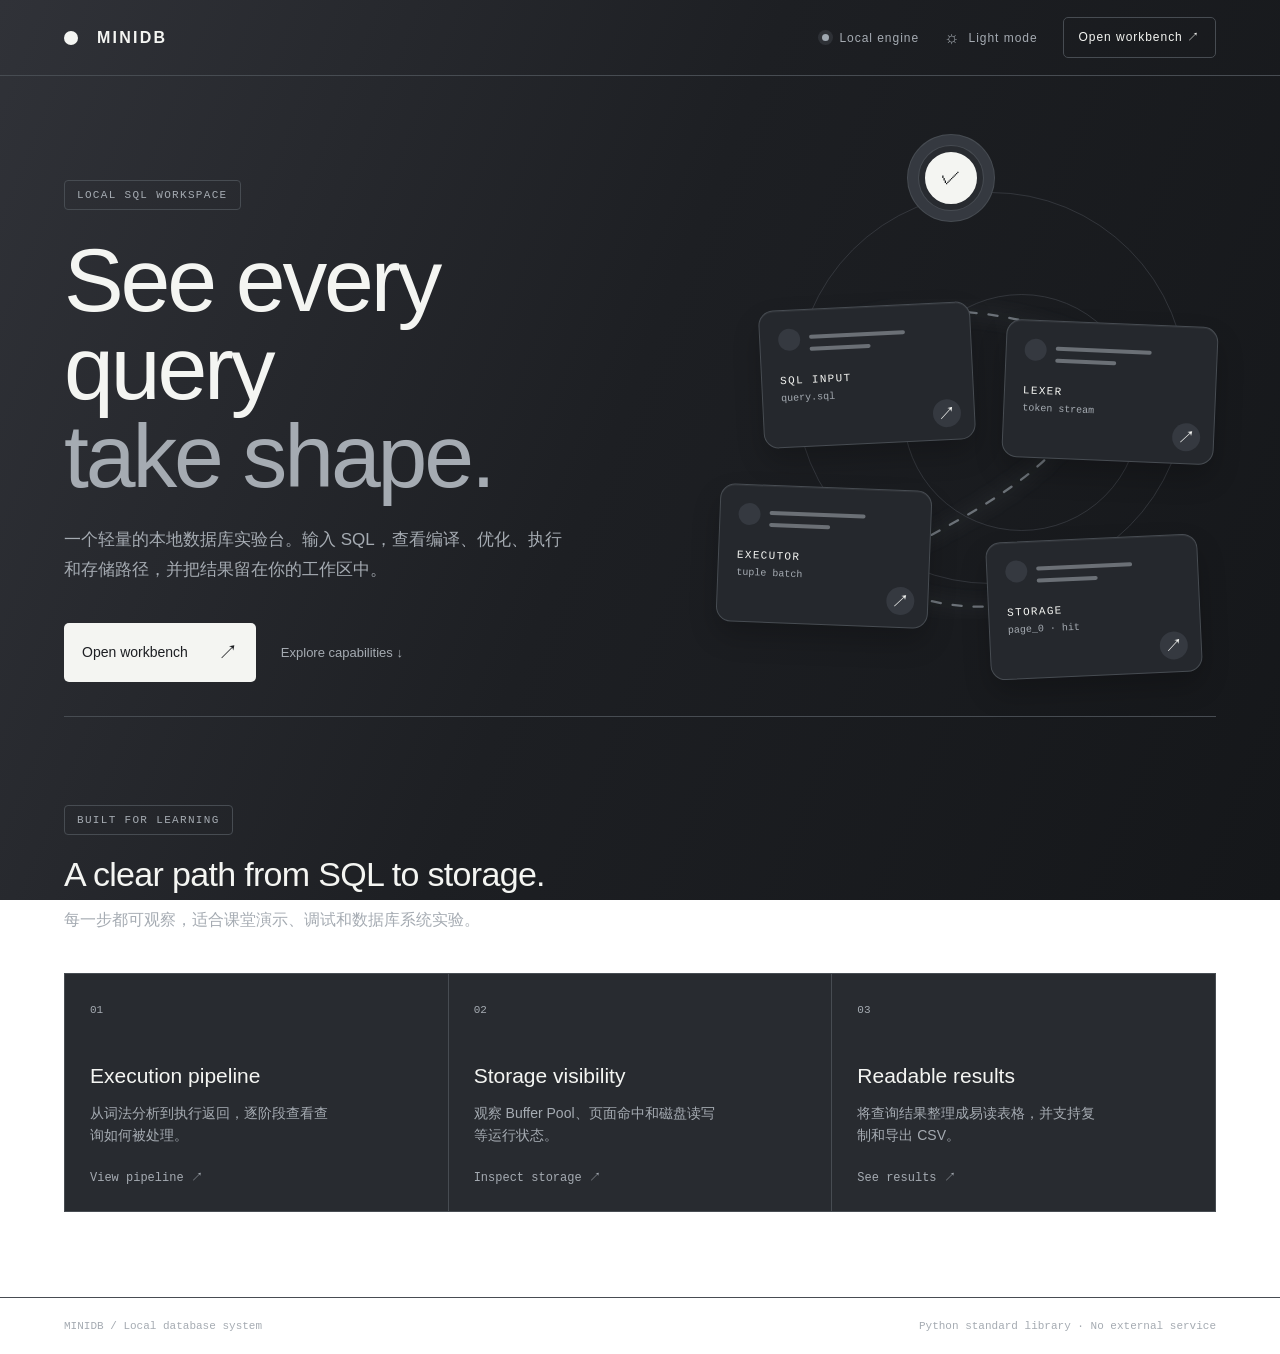
<file: web/index.html>
<!doctype html>
<html lang="zh-CN">
<head>
  <meta charset="utf-8">
  <meta name="viewport" content="width=device-width, initial-scale=1">
  <title>MiniDB | Local database workspace</title>
  <link rel="stylesheet" href="styles.css">
  <link rel="stylesheet" href="homepage.css">
</head>
<body class="home-page" data-theme="dark">
  <header class="home-header">
    <a class="home-brand" href="index.html" aria-label="MiniDB home"><span class="brand-orb"></span><b>MINIDB</b></a>
    <div class="home-header-actions">
      <span class="engine-state"><i></i> Local engine</span>
      <button class="theme-toggle" id="themeToggle" type="button" aria-label="Switch theme"><span class="theme-icon">☼</span><span id="themeLabel">Light mode</span></button>
      <a class="header-workbench" href="studio.html">Open workbench <span>↗</span></a>
    </div>
  </header>

  <main class="home-main">
    <section class="home-intro">
      <div class="intro-copy">
        <span class="eyebrow">LOCAL SQL WORKSPACE</span>
        <h1>See every query<br><em>take shape.</em></h1>
        <p>一个轻量的本地数据库实验台。输入 SQL，查看编译、优化、执行和存储路径，并把结果留在你的工作区中。</p>
        <div class="intro-actions">
          <a class="primary-action" href="studio.html">Open workbench <span>↗</span></a>
          <a class="text-action" href="#capabilities">Explore capabilities <span>↓</span></a>
        </div>
      </div>
      <div class="network" aria-label="MiniDB processing map">
        <svg class="network-links" viewBox="0 0 100 100" aria-hidden="true">
          <defs>
            <filter id="link-glow" x="-40%" y="-40%" width="180%" height="180%">
              <feGaussianBlur stdDeviation="1.6" result="blur"></feGaussianBlur>
              <feMerge>
                <feMergeNode in="blur"></feMergeNode>
                <feMergeNode in="SourceGraphic"></feMergeNode>
              </feMerge>
            </filter>
          </defs>
          <path d="M31 31 C42 26 61 27 75 33"></path>
          <path d="M75 42 C76 53 60 63 40 73"></path>
          <path d="M40 79 C51 84 64 84 75 77"></path>
        </svg>
        <div class="status-orb"><div class="orb-core">✓</div><span>ENGINE<br><b>READY</b></span></div>
        <article class="source-card card-a"><span class="card-dot"></span><i></i><i></i><b>SQL INPUT</b><small>query.sql</small><span class="play">↗</span></article>
        <article class="source-card card-b"><span class="card-dot"></span><i></i><i></i><b>LEXER</b><small>token stream</small><span class="play">↗</span></article>
        <article class="source-card card-c"><span class="card-dot"></span><i></i><i></i><b>EXECUTOR</b><small>tuple batch</small><span class="play">↗</span></article>
        <article class="source-card card-d"><span class="card-dot"></span><i></i><i></i><b>STORAGE</b><small>page_0 · hit</small><span class="play">↗</span></article>
      </div>
    </section>

    <section class="capabilities" id="capabilities">
      <div class="section-heading"><span class="eyebrow">BUILT FOR LEARNING</span><h2>A clear path from SQL to storage.</h2><p>每一步都可观察，适合课堂演示、调试和数据库系统实验。</p></div>
      <div class="capability-grid">
        <a class="capability" href="studio.html#pipeline"><span class="capability-number">01</span><h3>Execution pipeline</h3><p>从词法分析到执行返回，逐阶段查看查询如何被处理。</p><span class="capability-link">View pipeline ↗</span></a>
        <a class="capability" href="studio.html#buffer"><span class="capability-number">02</span><h3>Storage visibility</h3><p>观察 Buffer Pool、页面命中和磁盘读写等运行状态。</p><span class="capability-link">Inspect storage ↗</span></a>
        <a class="capability" href="studio.html#results"><span class="capability-number">03</span><h3>Readable results</h3><p>将查询结果整理成易读表格，并支持复制和导出 CSV。</p><span class="capability-link">See results ↗</span></a>
      </div>
    </section>
  </main>
  <footer class="home-footer"><span>MINIDB / Local database system</span><span>Python standard library · No external service</span></footer>
  <script src="theme.js"></script>
</body>
</html>
</file>
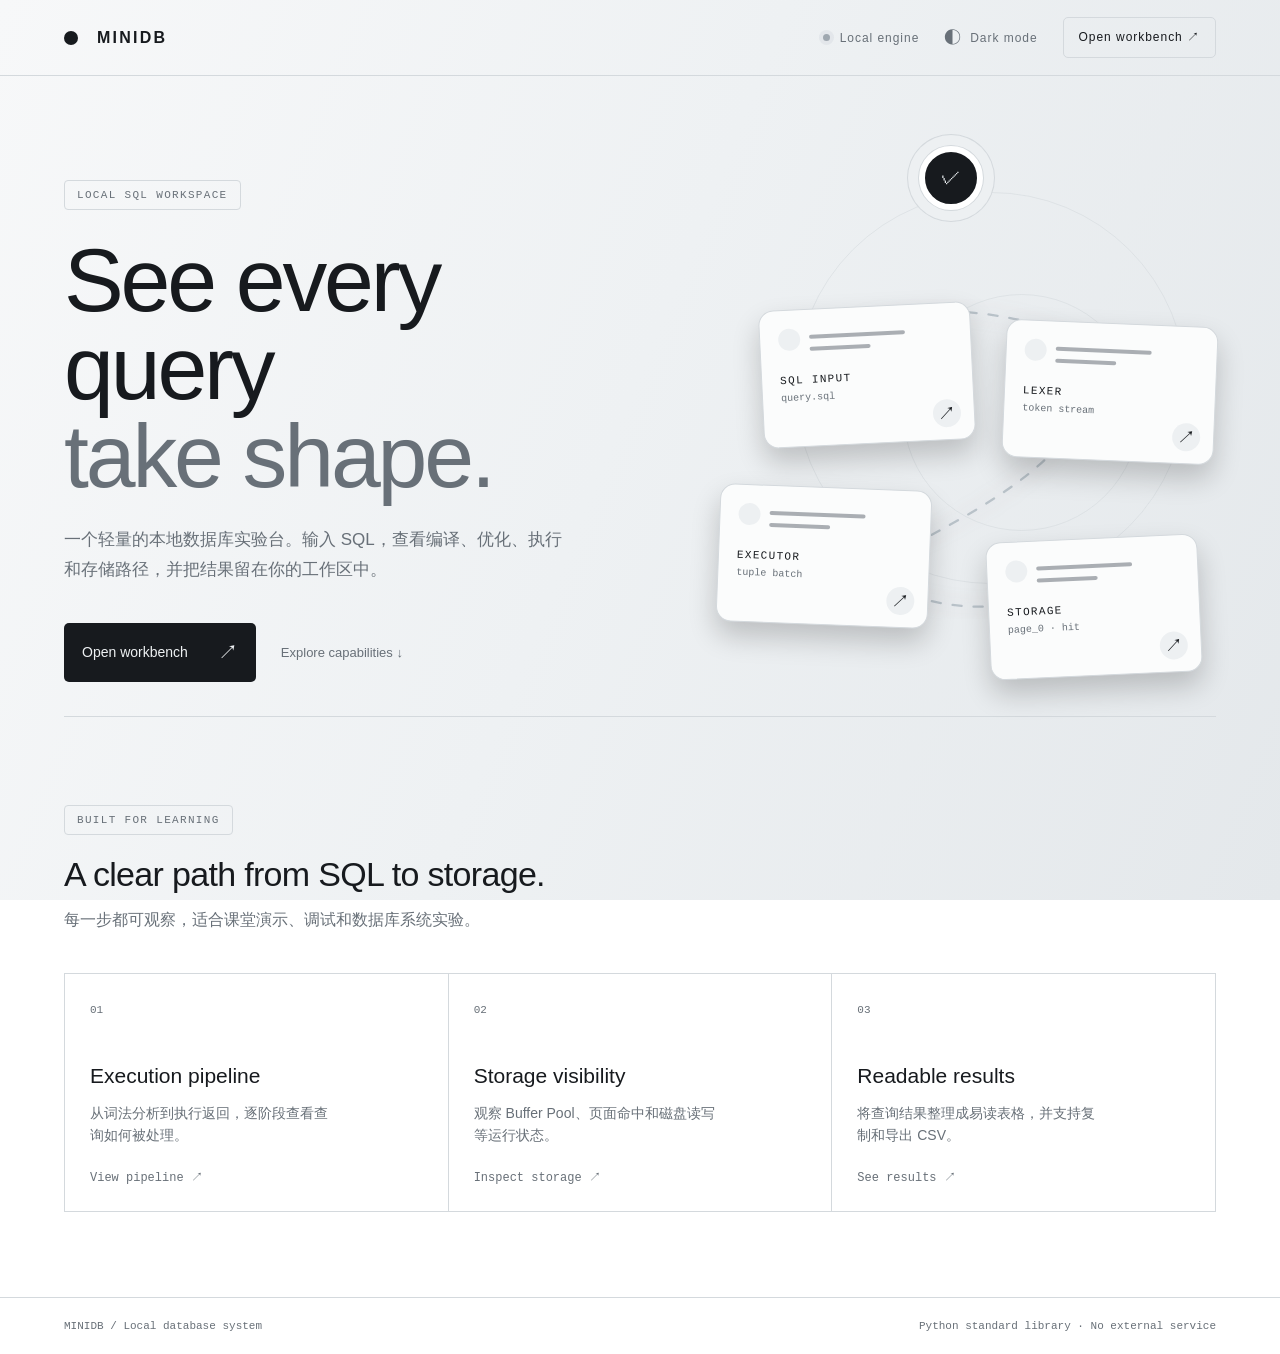
<file: web/white.html>
<!doctype html>
<html lang="zh-CN">
<head>
  <meta charset="utf-8">
  <meta name="viewport" content="width=device-width, initial-scale=1">
  <meta http-equiv="refresh" content="0; url=index.html?theme=light">
  <title>MiniDB Light</title>
</head>
<body>
  <p>正在打开 MiniDB 浅色首页…</p>
  <script>location.replace('index.html?theme=light');</script>
</body>
</html>
</file>
<file: web/styles.css>
:root{--bg:#090a0c;--panel:#141518;--panel2:#1d1f23;--line:#37393e;--muted:#8e9198;--text:#f4f4f2;--accent:#d9dde2;--radius:16px}*{box-sizing:border-box}html{scroll-behavior:smooth}body{margin:0;background:var(--bg);color:var(--text);font-family:"Segoe UI",Arial,sans-serif;letter-spacing:0}button{font:inherit;color:inherit;background:none;border:0;cursor:pointer}a{color:inherit;text-decoration:none}.chrome{height:60px;display:flex;align-items:center;justify-content:space-between;padding:0 30px;color:#8b8d92;font-size:14px}.crumb{display:flex;gap:18px;align-items:center}.crumb b{color:#e8e8e7;letter-spacing:.12em}.back{font-size:30px;line-height:0;color:#ddd}.chrome-right{display:flex;align-items:center;gap:12px;font-size:12px;letter-spacing:.12em}.live-dot{width:7px;height:7px;background:#bfc4ca;border-radius:50%;box-shadow:0 0 0 4px #25272b}.bookmark{font-size:26px;margin-left:22px}.hero-shell{position:relative;isolation:isolate;overflow:hidden;min-height:min(820px,calc(100dvh - 78px));margin:10px 30px 0;border:1px solid #292b2f;border-radius:14px;background:#18191c}.hero-nav{position:absolute;z-index:5;top:34px;left:50%;transform:translateX(-50%);display:flex;align-items:center;gap:36px;padding:15px 28px;border:1px solid #424449;border-radius:999px;background:#202125;box-shadow:0 8px 25px #0005;color:#aeb0b5;font-size:16px;white-space:nowrap}.hero-nav strong{color:#f3f3f2}.brand-orb{display:inline-block;width:17px;height:17px;border-radius:50%;background:#f1f2f1;vertical-align:-3px;margin-right:8px}.hero-nav a:first-of-type{color:#f4f4f3}.hero-copy{position:absolute;z-index:4;left:6%;top:30%;max-width:580px}.eyebrow{display:inline-flex;padding:10px 17px;border:1px solid #47494e;border-radius:999px;color:#9da0a7;font-size:14px;letter-spacing:.1em}.hero-copy h1{margin:42px 0 24px;font-size:clamp(62px,7vw,108px);font-weight:300;line-height:.91;letter-spacing:-.055em}.hero-copy h1 em{font-style:normal;color:#9b9da3}.hero-copy p{max-width:540px;margin:0;color:#9da0a7;font-size:20px;line-height:1.45}.initialize{display:flex;align-items:center;gap:24px;margin-top:56px;font-size:17px}.initialize span{display:grid;place-items:center;width:86px;height:86px;border-radius:50%;background:#f1f2f0;color:#18191c;font-size:38px;transition:transform .25s}.initialize:hover span{transform:translateY(-5px)}.network{position:absolute;inset:0}.status-orb{position:absolute;z-index:3;left:56%;top:15%;display:flex;flex-direction:column;align-items:center;gap:14px;color:#74777e;font:12px/1.4 monospace;text-align:center}.orb-core{display:grid;place-items:center;width:112px;height:112px;border-radius:50%;background:#eef0ee;color:#1b1c1f;border:9px solid #25272b;box-shadow:0 0 0 1px #4a4c50,0 0 0 18px #1f2125,0 0 0 19px #3c3e43; font-size:30px;animation:orbPulse 3.2s ease-in-out infinite}.status-orb b{color:#c5c8cc;letter-spacing:.14em}.source-card{position:absolute;z-index:2;width:260px;height:170px;padding:22px;border:1px solid #46484d;border-radius:18px;background:#24262a;box-shadow:0 18px 45px #0004;transform:rotate(var(--r));animation:float 7s ease-in-out infinite;transition:transform .25s}.source-card:hover{transform:rotate(0) translateY(-8px);border-color:#b7bbc1}.card-a{right:31%;top:26%;--r:-3deg}.card-b{right:9%;top:28%;--r:2deg;animation-delay:-2s}.card-c{right:42%;bottom:20%;--r:2deg;animation-delay:-4s}.card-d{right:11%;bottom:11%;--r:3deg;animation-delay:-1s}.card-dot{display:block;width:26px;height:26px;border-radius:50%;background:#3e4045;margin-bottom:-19px}.source-card i{display:block;width:120px;height:5px;background:#5d6066;border-radius:4px;margin:0 0 9px 38px}.source-card i+ i{width:76px}.source-card b{display:block;margin-top:28px;color:#b7bac0;font:12px monospace;letter-spacing:.12em}.source-card small{color:#777a81;font:11px monospace}.play{position:absolute;right:17px;bottom:16px;display:grid;place-items:center;width:34px;height:34px;border-radius:50%;background:#4b4d52;color:#f4f4f2;font-size:25px}.hero-shell canvas{position:absolute;inset:0;width:100%;height:100%;z-index:1;pointer-events:none}.workbench{max-width:1420px;margin:0 auto;padding:90px 30px 100px;opacity:0;transform:translateY(24px);pointer-events:none;transition:opacity .7s,transform .7s}.ready .workbench{opacity:1;transform:none;pointer-events:auto}.ready .hero-shell{min-height:650px}.wb-head{display:flex;justify-content:space-between;gap:30px;margin-bottom:28px}.wb-head h2{margin:12px 0 8px;font-size:36px;font-weight:400}.wb-head p{margin:0;color:var(--muted)}.wb-meta{display:flex;gap:24px;color:#777a81;font:11px monospace;letter-spacing:.1em}.wb-meta b{color:#ddd;font-weight:400}.wb-grid{display:grid;grid-template-columns:190px 1.25fr 1fr;gap:14px}.panel{border:1px solid var(--line);border-radius:var(--radius);background:var(--panel);overflow:hidden}.panel-title{display:flex;align-items:center;justify-content:space-between;padding:18px 20px;border-bottom:1px solid #2d2f34;color:#a0a3a9;font:12px monospace;letter-spacing:.1em}.panel-title span{color:#e7e8e7}.schema{padding-bottom:18px}.schema-item,.history-item{display:block;width:100%;padding:15px 18px;text-align:left;border-bottom:1px solid #282a2f}.schema-item.active{background:#26282c}.schema-item b,.schema-item small{display:block}.schema-item b{font:14px monospace;color:#e5e6e4}.schema-item small{margin-top:5px;color:#757980;font:11px monospace}.recent-title{margin-top:15px}.history-item{color:#92959c;font:12px monospace}.editor-wrap{display:flex;min-height:245px;background:#111214}.editor-wrap textarea{flex:1;resize:vertical;min-height:245px;padding:22px 18px;border:0;outline:0;background:transparent;color:#e4e5e3;font:15px/1.7 Consolas,monospace}.editor-wrap>div{width:52px;padding:22px 0;text-align:center;color:#64676e;font:12px/1.7 monospace}.editor-foot{display:flex;align-items:center;gap:18px;padding:14px 18px;color:#777a80;font:11px monospace}.editor-foot button:not(.run-btn){color:#aeb0b5;font-size:11px}.run-btn{margin-left:auto;padding:11px 16px;border:1px solid #dfe1de;border-radius:999px;background:#e9ebe8;color:#111214;font:600 12px monospace}.run-btn kbd{margin-left:10px;color:#6b6d73;background:transparent}.trace{min-height:338px}.trace-path{position:relative;display:grid;grid-template-columns:repeat(6,1fr);gap:4px;padding:35px 18px 14px}.trace-line{position:absolute;left:36px;right:36px;top:63px;height:1px;background:#4a4c51}.trace-packet{position:absolute;z-index:2;top:58px;left:32px;width:10px;height:10px;border-radius:50%;background:#f2f3f1;box-shadow:0 0 0 5px #f2f3f122;opacity:0}.executing .trace-packet{opacity:1;animation:packet 2.4s linear infinite}.trace-stage{position:relative;z-index:1;text-align:center;color:#6e7178}.trace-stage b{display:block;width:28px;height:28px;margin:14px auto 10px;border:1px solid #56585e;border-radius:50%;background:#191a1d;color:#a7aab0;font:11px/26px monospace}.trace-stage span{display:block;font:11px monospace}.trace-stage small{display:block;margin-top:5px;font:10px monospace;color:#5d6067}.trace-stage.active,.trace-stage.done{color:#eceeec}.trace-stage.active b,.trace-stage.done b{background:#eceeec;color:#17181b;border-color:#eceeec}.trace-message{margin:10px 20px;padding-top:16px;border-top:1px solid #2d2f34}.trace-message strong{display:block;font-size:14px;font-weight:500}.trace-message span{display:block;margin-top:6px;color:#85888f;font-size:12px}.results{grid-column:2 / -1;margin-top:14px}.results .panel-title>div{display:flex;gap:14px}.results .panel-title button{color:#aeb1b6;font:11px monospace}.table-wrap{overflow:auto}.results table{width:100%;border-collapse:collapse;font:13px monospace}.results th,.results td{padding:15px 20px;text-align:left;border-bottom:1px solid #292b30}.results th{color:#85888f;font-weight:400}.results th small{margin-left:7px;color:#60636a;font-size:10px}.results td{color:#e5e6e3}.result-foot{display:flex;justify-content:space-between;padding:14px 20px;color:#777a81;font:11px monospace}.inspector{grid-column:2 / -1;margin-top:14px}.tabs{display:flex;gap:12px}.tabs button{font-size:11px;color:#797c82}.tabs button.active{color:#f2f3f1}.inspect-pane{padding:20px;font:13px/2 monospace;color:#a8abb1}.inspect-pane>div{display:grid;grid-template-columns:35px 90px 1fr}.inspect-pane b{color:#eceeeb;font-weight:400}.inspect-pane code{color:#8d9198}.hidden{display:none}.toast{position:fixed;right:24px;bottom:24px;padding:14px 18px;background:#eef0ed;color:#17181b;border-radius:8px;opacity:0;transform:translateY(10px);transition:.2s;pointer-events:none}.toast.show{opacity:1;transform:none}@keyframes float{0%,100%{translate:0 0}50%{translate:0 -8px}}@keyframes orbPulse{0%,100%{box-shadow:0 0 0 1px #4a4c50,0 0 0 18px #1f2125,0 0 0 19px #3c3e43}50%{box-shadow:0 0 0 1px #6a6d73,0 0 0 24px #1f2125,0 0 0 25px #3c3e43}}@keyframes packet{0%{left:32px}100%{left:calc(100% - 42px)}}@media(max-width:900px){.chrome{padding:0 16px}.hero-shell{margin:0 12px}.hero-nav{gap:15px;padding:12px 16px;font-size:12px}.hero-copy{left:8%;top:24%;max-width:70%}.hero-copy h1{font-size:62px}.hero-copy p{font-size:15px}.source-card{width:180px;height:120px;padding:14px}.source-card i{width:80px;margin-left:27px}.source-card i+i{width:54px}.source-card b{margin-top:18px;font-size:10px}.status-orb{left:57%;top:14%}.orb-core{width:78px;height:78px;font-size:22px}.card-a{right:28%;top:42%}.card-b{right:4%;top:44%}.card-c{right:34%;bottom:10%}.card-d{right:4%;bottom:3%}.wb-grid{grid-template-columns:1fr}.results,.inspector{grid-column:auto}.schema{display:grid;grid-template-columns:repeat(3,1fr)}.schema .panel-title,.recent-title,.history-item{grid-column:1/-1}.wb-head{display:block}.wb-meta{margin-top:20px}.workbench{padding:60px 16px}.hero-copy p{max-width:360px}}@media(prefers-reduced-motion:reduce){*,*::before,*::after{animation-duration:.01ms!important;animation-iteration-count:1!important;scroll-behavior:auto!important}.hero-shell canvas{display:none}}
</file>
<file: web/homepage.css>
:root{--home-bg:#1d1f23;--home-bg-left:#303238;--home-bg-right:#15171a;--home-surface:#282b30;--home-card:#25282d;--home-soft:#353940;--home-line:#474c52;--home-link:#747b82;--home-text:#f4f5f2;--home-muted:#a5abb2}
.home-page{background:linear-gradient(112deg,var(--home-bg-left) 0%,var(--home-bg) 48%,var(--home-bg-right) 100%) fixed;color:var(--home-text);min-height:100vh}
.home-page[data-theme=light]{--home-bg:#eef1f3;--home-bg-left:#f7f8f9;--home-bg-right:#e4e8eb;--home-surface:#fff;--home-card:#fbfcfc;--home-soft:#edf0f2;--home-line:#d4d9dd;--home-link:#b4bec5;--home-text:#171a1e;--home-muted:#687078}
.home-header{height:76px;display:flex;align-items:center;justify-content:space-between;padding:0 clamp(20px,5vw,76px);border-bottom:1px solid var(--home-line)}
.home-brand{display:flex;align-items:center;gap:11px;letter-spacing:.14em;color:var(--home-text);text-decoration:none}
.home-brand .brand-orb{width:14px;height:14px;background:var(--home-text);border-radius:50%}
.home-header-actions{display:flex;align-items:center;gap:25px;min-width:0}
.engine-state,.theme-toggle,.header-workbench{font-size:12px;letter-spacing:.08em;color:var(--home-muted)}
.engine-state{display:flex;align-items:center;gap:10px}
.engine-state i,.visual-footer i{width:7px;height:7px;display:inline-block;border-radius:50%;background:#9fa8b0;box-shadow:0 0 0 4px #9fa8b022}
.theme-toggle{display:flex;align-items:center;gap:8px;padding:9px 0;border:0;background:none;white-space:nowrap}
.theme-toggle:hover,.text-action:hover,.header-workbench:hover{color:var(--home-text)}
.theme-icon{font-size:17px;line-height:1}
.header-workbench{padding:11px 15px;border:1px solid var(--home-line);border-radius:5px;color:var(--home-text);text-decoration:none;white-space:nowrap}
.home-main{max-width:1320px;margin:auto;padding:70px clamp(20px,5vw,76px) 85px}
.home-intro{display:grid;grid-template-columns:minmax(0,1fr) minmax(360px,540px);gap:clamp(45px,8vw,125px);align-items:center;min-height:570px}
.eyebrow{padding:8px 12px;border:1px solid var(--home-line);border-radius:4px;color:var(--home-muted);font:11px monospace;letter-spacing:.12em}
.intro-copy h1{margin:27px 0 25px;font-size:clamp(54px,7vw,92px);font-weight:300;line-height:.98;letter-spacing:-.035em;text-wrap:balance}
.intro-copy h1 em{font-style:normal;color:var(--home-muted)}
.intro-copy p{max-width:510px;color:var(--home-muted);font-size:17px;line-height:1.75}
.intro-actions{display:flex;align-items:center;gap:25px;margin-top:38px}
.primary-action{display:inline-flex;align-items:center;gap:30px;padding:16px 18px;background:var(--home-text);color:var(--home-bg);border-radius:5px;font-size:14px;text-decoration:none}
.primary-action span{font-size:20px}.text-action{color:var(--home-muted);font-size:13px;text-decoration:none}
.network{position:relative;min-height:570px;isolation:isolate}
.network-links{position:absolute;z-index:1;inset:0;width:100%;height:100%;overflow:visible;pointer-events:none}
.network-links path{fill:none;stroke:var(--home-link);stroke-width:.42;stroke-dasharray:1.7 2.2;stroke-linecap:round;filter:url(#link-glow);opacity:.9}
.network:before,.network:after{content:"";position:absolute;z-index:-1;border:1px solid var(--home-line);border-radius:50%;opacity:.55}.network:before{width:390px;height:390px;left:22%;top:8%}.network:after{width:235px;height:235px;left:42%;top:26%}
.status-orb{position:absolute;z-index:4;left:45%;top:0;display:flex;flex-direction:column;align-items:center;gap:14px;color:var(--home-muted);font:12px/1.4 monospace;text-align:center}
.status-orb>span{display:none}
.orb-core{display:grid;place-items:center;width:64px;height:64px;border-radius:50%;background:var(--home-text);color:var(--home-bg-right);border:6px solid var(--home-surface);box-shadow:0 0 0 1px var(--home-line),0 0 0 11px var(--home-soft),0 0 0 12px var(--home-line);font-size:20px;animation:orb-pulse 3.2s ease-in-out infinite}
.status-orb b{color:var(--home-text);letter-spacing:.14em}
.source-card{position:absolute;z-index:3;width:212px;height:138px;padding:18px;border:1px solid var(--home-line);border-radius:15px;background:var(--home-card);box-shadow:0 14px 28px rgba(0,0,0,.2),inset 0 1px 0 rgba(255,255,255,.055);transform:rotate(var(--r));animation:float-card 7s ease-in-out infinite;transition:transform .25s,border-color .25s}
.source-card:hover{transform:rotate(0) translateY(-8px);border-color:var(--home-text)}
.card-a{right:45%;top:28%;--r:-2.8deg}.card-b{right:0%;top:31%;--r:2.4deg;animation-delay:-2s}.card-c{right:53%;bottom:16%;--r:2.2deg;animation-delay:-4s}.card-d{right:3%;bottom:7%;--r:-2.6deg;animation-delay:-1s}
.card-dot{display:block;width:22px;height:22px;border-radius:50%;background:var(--home-soft);margin-bottom:-15px}.source-card i{display:block;width:96px;height:4px;background:var(--home-muted);opacity:.55;border-radius:4px;margin:0 0 8px 31px}.source-card i+i{width:61px}.source-card b{display:block;margin-top:23px;color:var(--home-text);font:11px monospace;letter-spacing:.12em}.source-card small{color:var(--home-muted);font:10px monospace}.play{position:absolute;right:13px;bottom:12px;display:grid;place-items:center;width:28px;height:28px;border-radius:50%;background:var(--home-soft);color:var(--home-text);font-size:18px}
@keyframes float-card{0%,100%{translate:0 0}50%{translate:0 -8px}}
@keyframes orb-pulse{0%,100%{box-shadow:0 0 0 1px var(--home-line),0 0 0 11px var(--home-soft),0 0 0 12px var(--home-line)}50%{box-shadow:0 0 0 1px var(--home-muted),0 0 0 14px var(--home-soft),0 0 0 15px var(--home-line)}}
.visual-header,.visual-footer{height:52px;display:flex;align-items:center;padding:0 20px;border-bottom:1px solid var(--home-line);color:var(--home-muted);font:11px monospace}
.visual-header b{margin-left:auto;color:#8e989f;font-weight:400}.window-dots{display:flex;gap:6px;margin-right:20px}.window-dots i{width:7px;height:7px;background:var(--home-line);border-radius:50%}
.visual-code{display:grid;grid-template-columns:38px 1fr;gap:13px;padding:30px 24px 34px;background:var(--home-soft);font:15px/1.7 Consolas,monospace}
.code-muted{color:var(--home-muted);text-align:right}.visual-code strong{color:var(--home-muted);font-weight:400}
.visual-result{margin:18px 20px;padding:17px;border:1px solid var(--home-line);border-radius:5px;font:11px monospace}
.visual-result span{display:block;color:var(--home-muted);letter-spacing:.08em}.visual-result b{display:block;margin:10px 0 15px;font-size:14px;font-weight:400}
.visual-result i{display:block;width:72%;height:7px;margin-top:8px;background:var(--home-soft);border-radius:2px}.visual-result i:nth-of-type(2){width:88%}.visual-result i:nth-of-type(3){width:58%}
.visual-footer{justify-content:space-between;border-top:1px solid var(--home-line);border-bottom:0}.visual-footer span:first-child{display:flex;align-items:center;gap:9px}
.capabilities{padding-top:88px;border-top:1px solid var(--home-line)}.section-heading h2{margin:20px 0 10px;font-size:34px;font-weight:400;letter-spacing:-.02em}.section-heading p{color:var(--home-muted)}
.capability-grid{display:grid;grid-template-columns:repeat(3,1fr);gap:1px;margin-top:42px;background:var(--home-line);border:1px solid var(--home-line)}
.capability{min-height:235px;padding:25px;background:var(--home-surface);transition:background .2s,transform .2s;color:var(--home-text);text-decoration:none}
.capability:hover{background:var(--home-soft);transform:translateY(-3px)}.capability-number{color:var(--home-muted);font:11px monospace}
.capability h3{margin:47px 0 12px;font-size:21px;font-weight:400}.capability p{max-width:31ch;color:var(--home-muted);font-size:14px;line-height:1.6}.capability-link{display:block;margin-top:22px;color:var(--home-muted);font:12px monospace}
.home-footer{display:flex;justify-content:space-between;padding:22px clamp(20px,5vw,76px);border-top:1px solid var(--home-line);color:var(--home-muted);font:11px monospace}
@media(max-width:850px){.home-header{height:auto;min-height:70px}.engine-state,.header-workbench{display:none}.home-header-actions{gap:12px}.home-intro{grid-template-columns:1fr;min-height:0;padding:35px 0 80px}.network{min-height:470px;transform:scale(.82);transform-origin:top center;margin-bottom:-75px}.source-card{width:180px;height:120px;padding:14px}.source-card i{width:80px;margin-left:27px}.source-card i+i{width:54px}.source-card b{margin-top:18px;font-size:10px}.status-orb{left:43%;top:0}.orb-core{width:54px;height:54px;font-size:18px}.card-a{right:30%;top:30%}.card-b{right:-1%;top:35%}.card-c{right:40%;bottom:11%}.card-d{right:1%;bottom:2%}.network-links path{stroke-width:.52}.capability-grid{grid-template-columns:1fr}.capability{min-height:190px}.capability h3{margin-top:30px}.home-footer{display:block;line-height:2}}
@media(prefers-reduced-motion:reduce){.capability,.source-card,.orb-core{transition:none;animation:none}}
</file>
